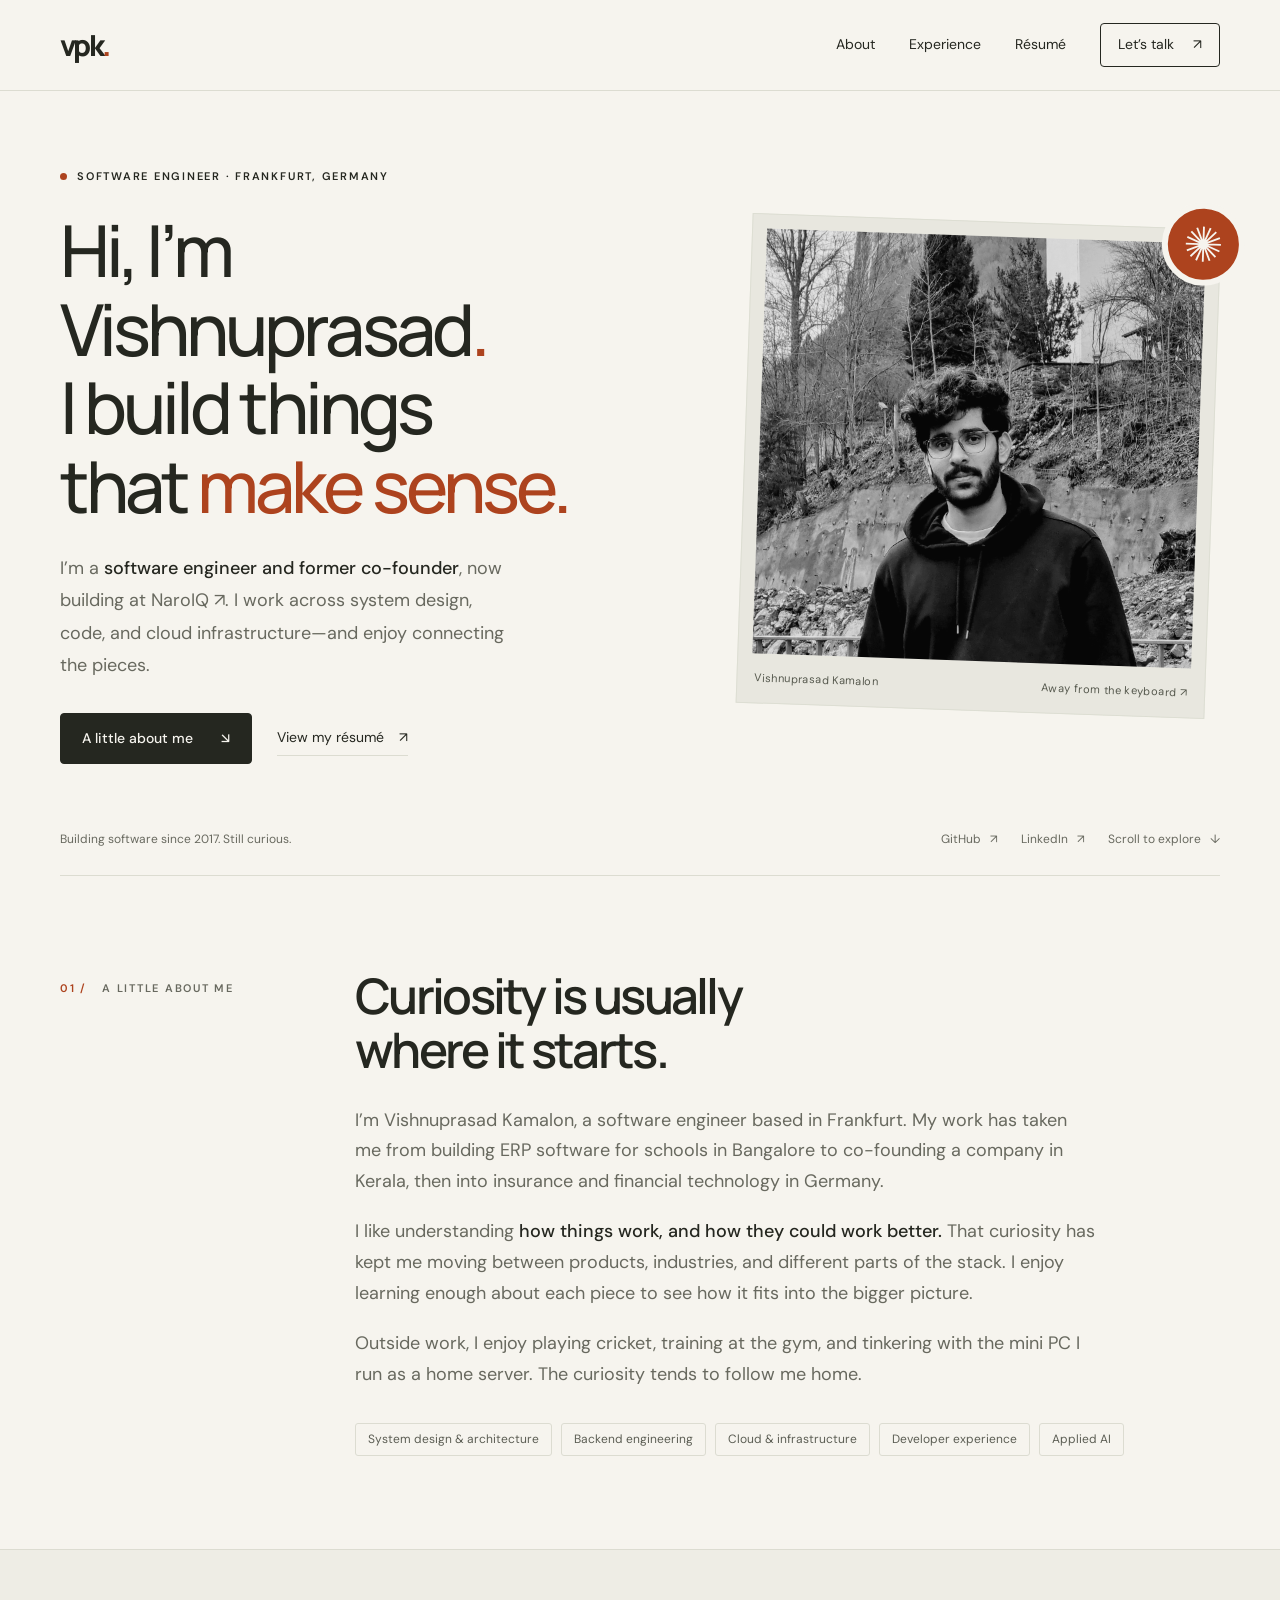
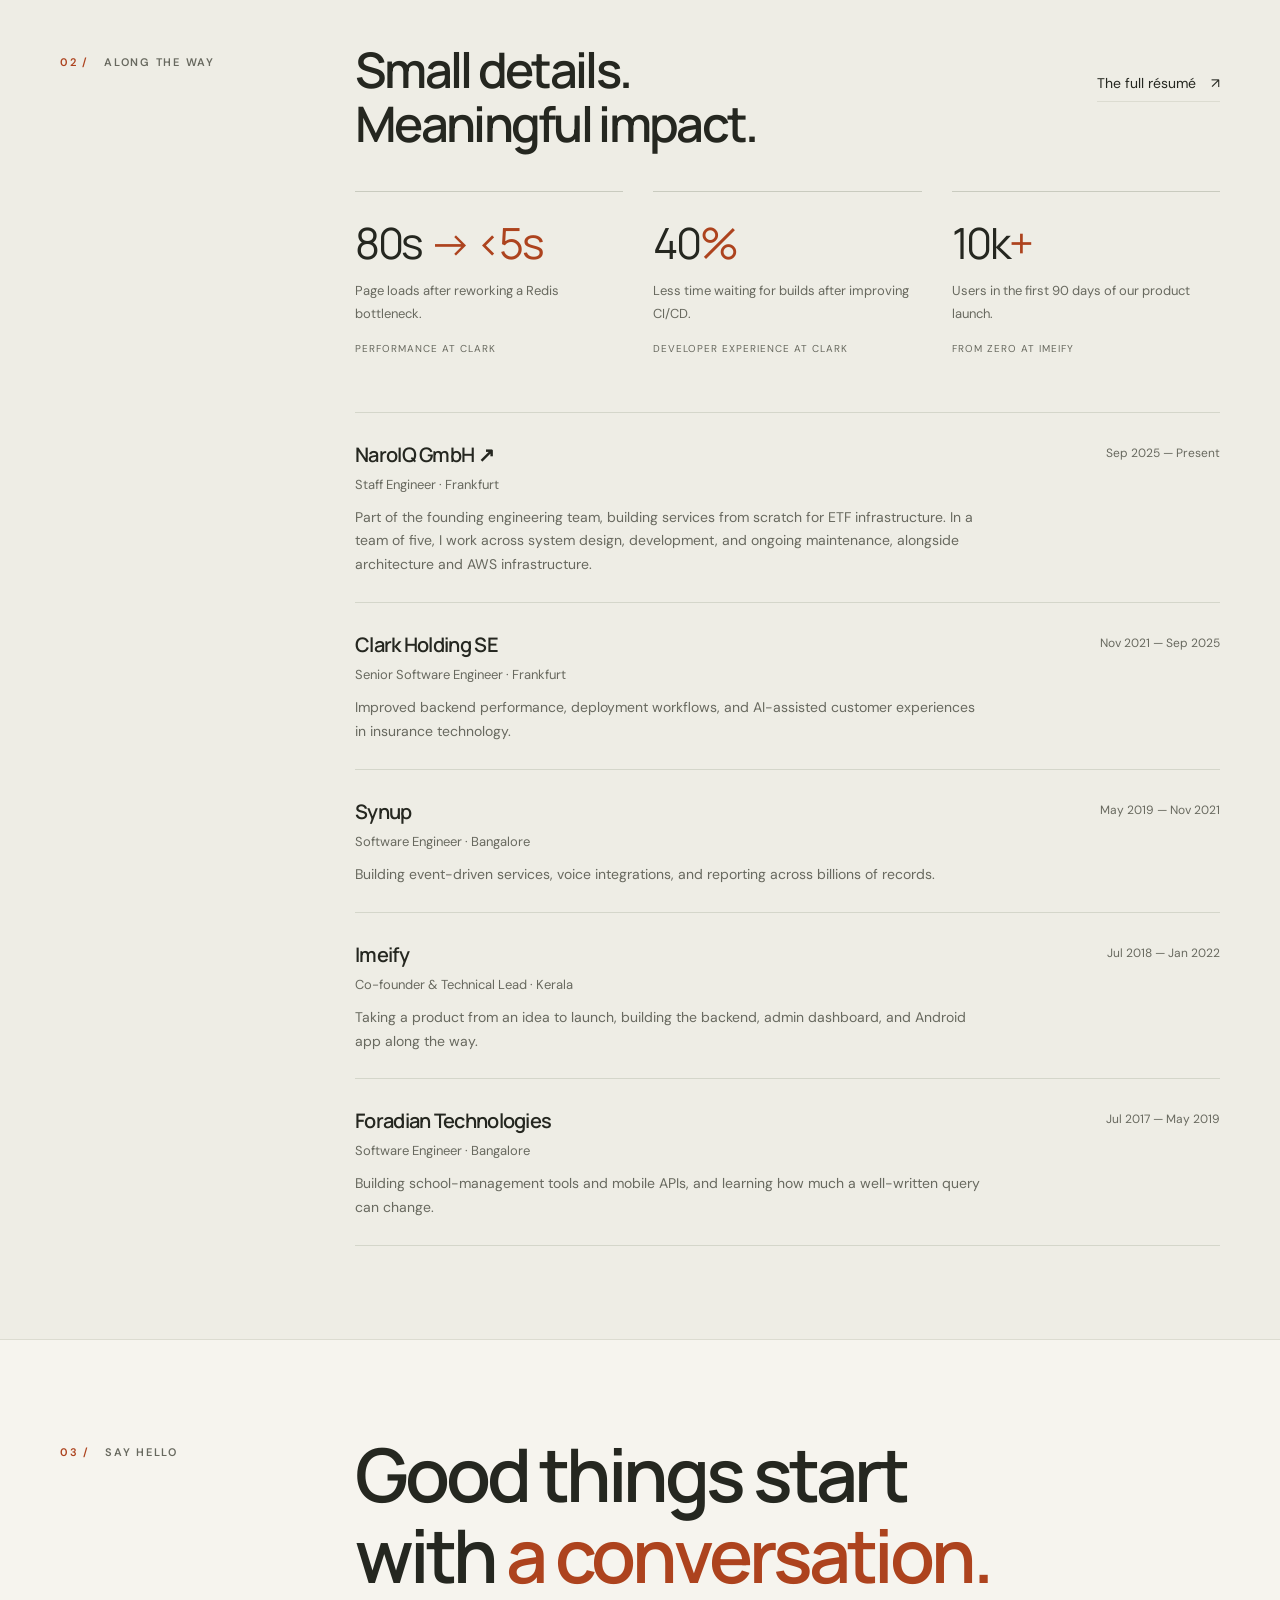
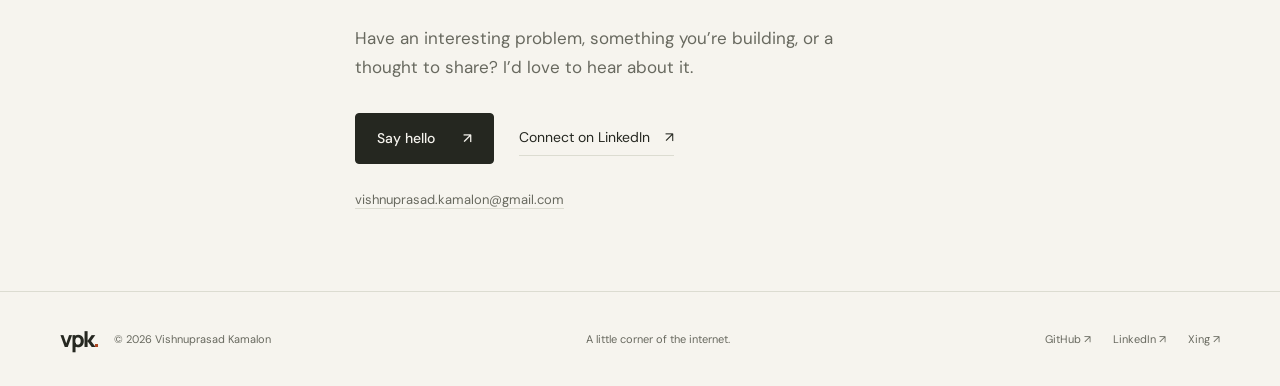
<file: index.html>
<!DOCTYPE html>
<html lang="en">
<head>
  <meta charset="UTF-8">
  <meta name="viewport" content="width=device-width, initial-scale=1">
  <meta name="theme-color" content="#f6f4ee">
  <title>Vishnuprasad Kamalon — Software engineer & curious builder</title>
  <meta name="description" content="I’m Vishnuprasad, a software engineer in Frankfurt. At NaroIQ, I design and build systems, shape architecture, and look after AWS infrastructure.">
  <meta name="author" content="Vishnuprasad Kamalon">

  <meta property="og:title" content="Vishnuprasad Kamalon — Software engineer & curious builder">
  <meta property="og:description" content="I’m Vishnuprasad, a software engineer in Frankfurt. At NaroIQ, I design and build systems, shape architecture, and look after AWS infrastructure.">
  <meta property="og:type" content="website">
  <link rel="icon" href="/assets/favicon.svg?v=2" type="image/svg+xml" sizes="any">
  <link rel="preconnect" href="https://fonts.googleapis.com">
  <link rel="preconnect" href="https://fonts.gstatic.com" crossorigin>
  <link rel="stylesheet" href="/assets/site.css">
  <script src="/assets/site.js" defer></script>
  <script async src="https://www.googletagmanager.com/gtag/js?id=G-KRKPH75MYT"></script>
  <script>
    window.dataLayer = window.dataLayer || [];
    function gtag(){dataLayer.push(arguments);}
    gtag('js', new Date());
    gtag('config', 'G-KRKPH75MYT');
  </script>
</head>
<body>
  <a class="skip-link" href="#main">Skip to content</a>
  <header class="site-header">
    <nav class="navigation container" aria-label="Main navigation">
      <a class="wordmark" href="/" aria-label="vpk. — Vishnuprasad Kamalon — home">vpk<span>.</span></a>
      <button class="menu-toggle" type="button" aria-expanded="false" aria-controls="navigation-links">Menu +</button>
      <div class="nav-links" id="navigation-links">
        <a href="/#about">About</a>
        <a href="/#experience">Experience</a>
        <a href="/resume.html">Résumé</a>
        <a href="/#contact" class="nav-contact">Let’s talk <span aria-hidden="true">↗</span></a>
      </div>
    </nav>
  </header>
  <main id="main">
    <section class="hero container" aria-labelledby="intro-title">
      <div class="hero-grid">
        <div>
          <p class="eyebrow"><span class="status-dot" aria-hidden="true"></span> Software engineer · Frankfurt, Germany</p>
          <h1 id="intro-title">Hi, I’m<br>Vishnuprasad<span class="accent">.</span><br>I build things<br>that <span class="accent">make sense.</span></h1>
          <p class="hero-description">I’m a <strong>software engineer and former co-founder</strong>, now building at <a href="https://www.naroiq.com/" target="_blank" rel="noopener noreferrer">NaroIQ ↗</a>. I work across system design, code, and cloud infrastructure—and enjoy connecting the pieces.</p>
          <div class="actions"><a class="button" href="#about">A little about me <span aria-hidden="true">↘</span></a><a class="text-link" href="/resume.html">View my résumé <span aria-hidden="true">↗</span></a></div>
        </div>
        <figure class="portrait">
          <img src="/assets/profile-photo.jpg" alt="Vishnuprasad Kamalon outdoors, wearing glasses and a dark hoodie" width="1334" height="1335" fetchpriority="high">
          <span class="portrait-stamp" aria-hidden="true"><svg viewBox="0 0 40 40" fill="none" stroke="currentColor" stroke-width="2"><path d="M20 1v38M1 20h38M6.5 6.5l27 27m0-27-27 27M12.7 2.4l14.6 35.2M2.4 12.7l35.2 14.6M2.4 27.3l35.2-14.6M12.7 37.6 27.3 2.4"/></svg></span>
          <figcaption><span>Vishnuprasad Kamalon</span><span>Away from the keyboard ↗</span></figcaption>
        </figure>
      </div>
      <div class="hero-foot"><span>Building software since 2017. Still curious.</span><div class="social-links"><a href="https://github.com/vpk11" target="_blank" rel="noopener noreferrer">GitHub <span aria-hidden="true">↗</span></a><a href="https://linkedin.com/in/vpk11" target="_blank" rel="noopener noreferrer">LinkedIn <span aria-hidden="true">↗</span></a><a href="#about">Scroll to explore <span aria-hidden="true">↓</span></a></div></div>
    </section>

    <section class="section container section-layout" id="about" aria-labelledby="about-title">
      <p class="eyebrow section-label"><span class="number">01 /</span> A little about me</p>
      <div>
        <h2 id="about-title">Curiosity is usually<br>where it starts.</h2>
        <div class="about-copy">
          <p>I’m Vishnuprasad Kamalon, a software engineer based in Frankfurt. My work has taken me from building ERP software for schools in Bangalore to co-founding a company in Kerala, then into insurance and financial technology in Germany.</p>
          <p>I like understanding <strong>how things work, and how they could work better.</strong> That curiosity has kept me moving between products, industries, and different parts of the stack. I enjoy learning enough about each piece to see how it fits into the bigger picture.</p>
          <p>Outside work, I enjoy playing cricket, training at the gym, and tinkering with the mini PC I run as a home server. The curiosity tends to follow me home.</p>
        </div>
        <div class="focus-list" aria-label="Areas I work in"><span class="tag">System design & architecture</span><span class="tag">Backend engineering</span><span class="tag">Cloud & infrastructure</span><span class="tag">Developer experience</span><span class="tag">Applied AI</span></div>
      </div>
    </section>

    <section class="section work-section" id="experience" aria-labelledby="experience-title">
      <div class="container section-layout">
        <p class="eyebrow section-label"><span class="number">02 /</span> Along the way</p>
        <div>
          <div class="section-heading"><h2 id="experience-title">Small details.<br>Meaningful impact.</h2><a class="text-link" href="/resume.html">The full résumé <span aria-hidden="true">↗</span></a></div>
          <div class="metrics">
            <div class="metric"><div class="metric-value">80s <span>→ &lt;5s</span></div><p>Page loads after reworking a Redis bottleneck.</p><small>Performance at Clark</small></div>
            <div class="metric"><div class="metric-value">40<span>%</span></div><p>Less time waiting for builds after improving CI/CD.</p><small>Developer experience at Clark</small></div>
            <div class="metric"><div class="metric-value">10k<span>+</span></div><p>Users in the first 90 days of our product launch.</p><small>From zero at Imeify</small></div>
          </div>
          <div class="career-list">
            <article class="career-row"><div><h3><a href="https://www.naroiq.com/" target="_blank" rel="noopener noreferrer">NaroIQ GmbH ↗</a></h3><p class="role">Staff Engineer · Frankfurt</p></div><span class="date">Sep 2025 — Present</span><p class="career-note">Part of the founding engineering team, building services from scratch for ETF infrastructure. In a team of five, I work across system design, development, and ongoing maintenance, alongside architecture and AWS infrastructure.</p></article>
            <article class="career-row"><div><h3>Clark Holding SE</h3><p class="role">Senior Software Engineer · Frankfurt</p></div><span class="date">Nov 2021 — Sep 2025</span><p class="career-note">Improved backend performance, deployment workflows, and AI-assisted customer experiences in insurance technology.</p></article>
            <article class="career-row"><div><h3>Synup</h3><p class="role">Software Engineer · Bangalore</p></div><span class="date">May 2019 — Nov 2021</span><p class="career-note">Building event-driven services, voice integrations, and reporting across billions of records.</p></article>
            <article class="career-row"><div><h3>Imeify</h3><p class="role">Co-founder & Technical Lead · Kerala</p></div><span class="date">Jul 2018 — Jan 2022</span><p class="career-note">Taking a product from an idea to launch, building the backend, admin dashboard, and Android app along the way.</p></article>
            <article class="career-row"><div><h3>Foradian Technologies</h3><p class="role">Software Engineer · Bangalore</p></div><span class="date">Jul 2017 — May 2019</span><p class="career-note">Building school-management tools and mobile APIs, and learning how much a well-written query can change.</p></article>
          </div>
        </div>
      </div>
    </section>

    <section class="section contact-section container section-layout" id="contact" aria-labelledby="contact-title">
      <p class="eyebrow section-label"><span class="number">03 /</span> Say hello</p>
      <div><h2 id="contact-title">Good things start<br>with <span>a conversation.</span></h2><p class="contact-copy">Have an interesting problem, something you’re building, or a thought to share? I’d love to hear about it.</p><div class="actions"><a class="button" href="mailto:vishnuprasad.kamalon@gmail.com">Say hello <span aria-hidden="true">↗</span></a><a class="text-link" href="https://linkedin.com/in/vpk11" target="_blank" rel="noopener noreferrer">Connect on LinkedIn <span aria-hidden="true">↗</span></a></div><p class="contact-email"><a href="mailto:vishnuprasad.kamalon@gmail.com">vishnuprasad.kamalon@gmail.com</a></p></div>
    </section>
  </main>
  <footer class="site-footer">
    <div class="footer-inner container">
      <div class="footer-signature"><a class="wordmark" href="/" aria-label="vpk. — back to home">vpk<span>.</span></a><span>© <span data-year>2026</span> Vishnuprasad Kamalon</span></div>
      <span>A little corner of the internet.</span>
      <div class="footer-links"><a href="https://github.com/vpk11" target="_blank" rel="noopener noreferrer">GitHub ↗</a><a href="https://linkedin.com/in/vpk11" target="_blank" rel="noopener noreferrer">LinkedIn ↗</a><a href="https://www.xing.com/profile/Vishnuprasad_Kamalon" target="_blank" rel="noopener noreferrer">Xing ↗</a></div>
    </div>
  </footer>
</body>
</html>
</file>
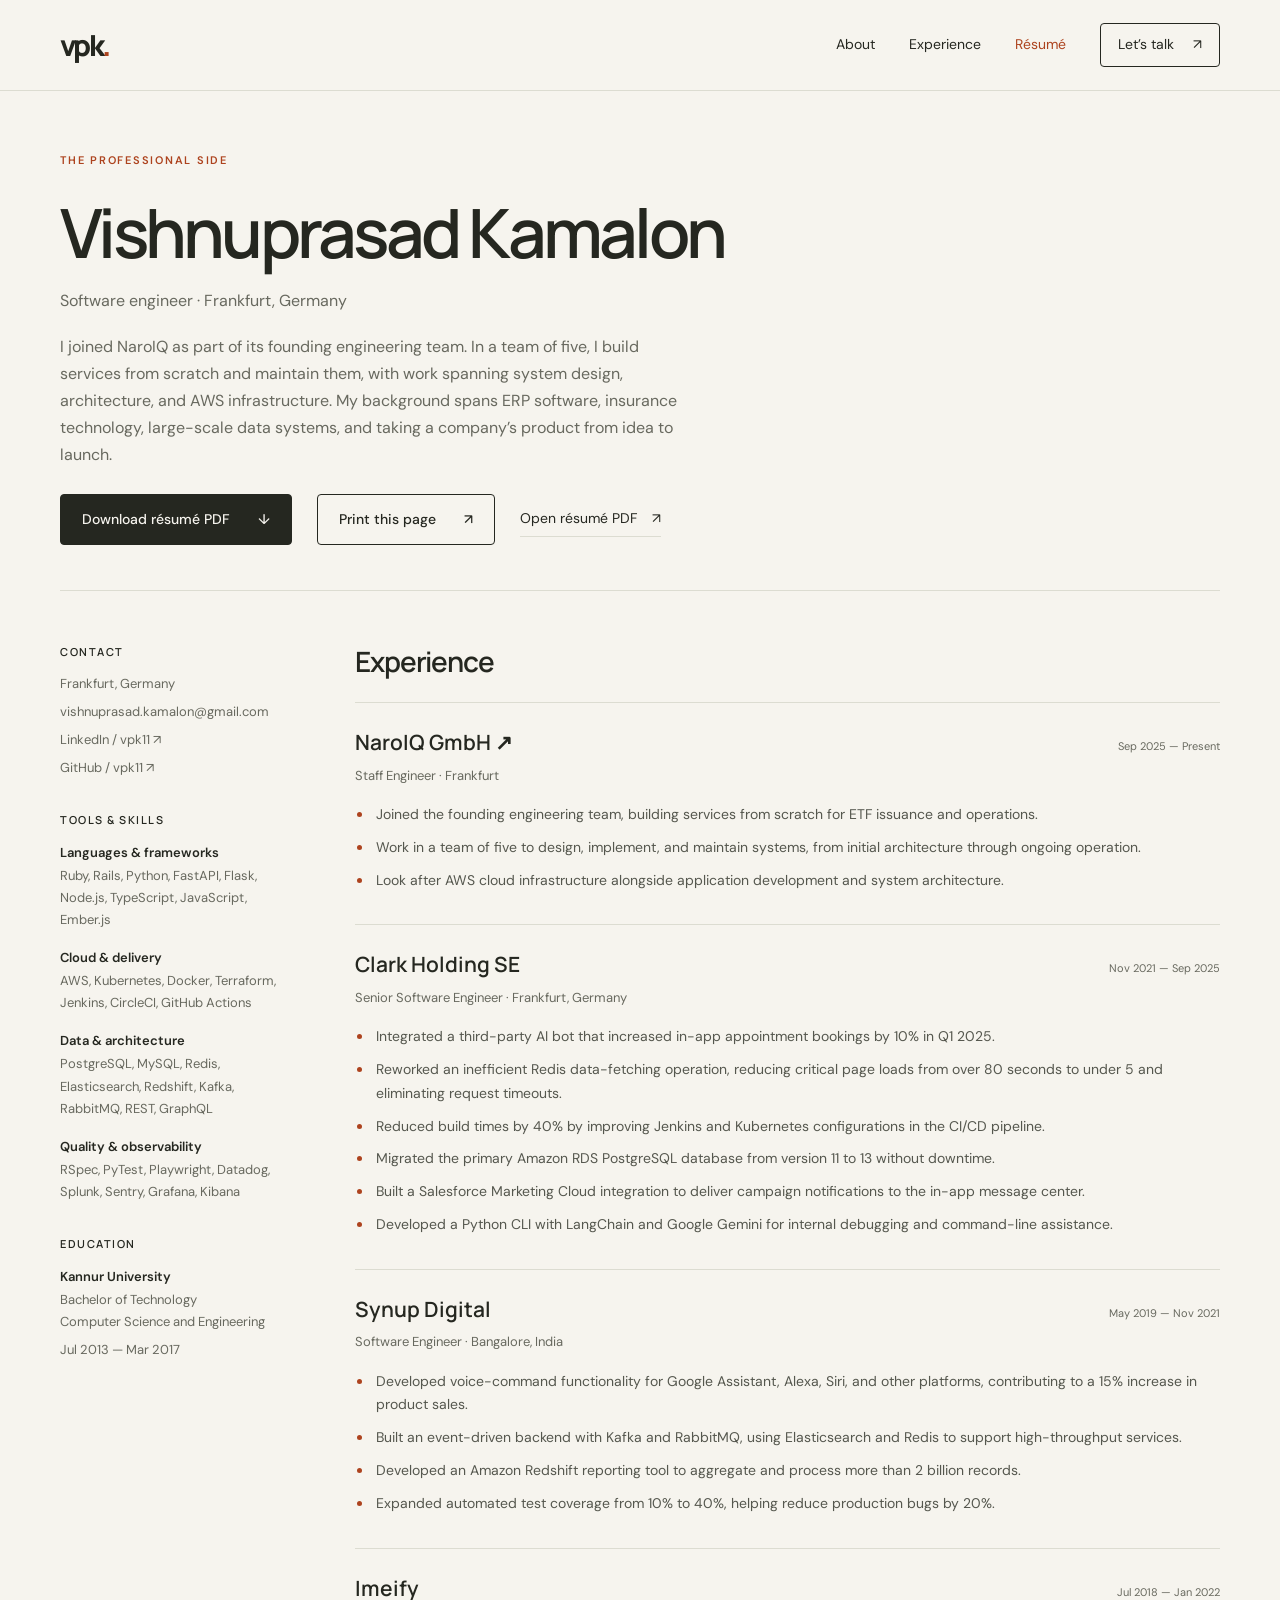
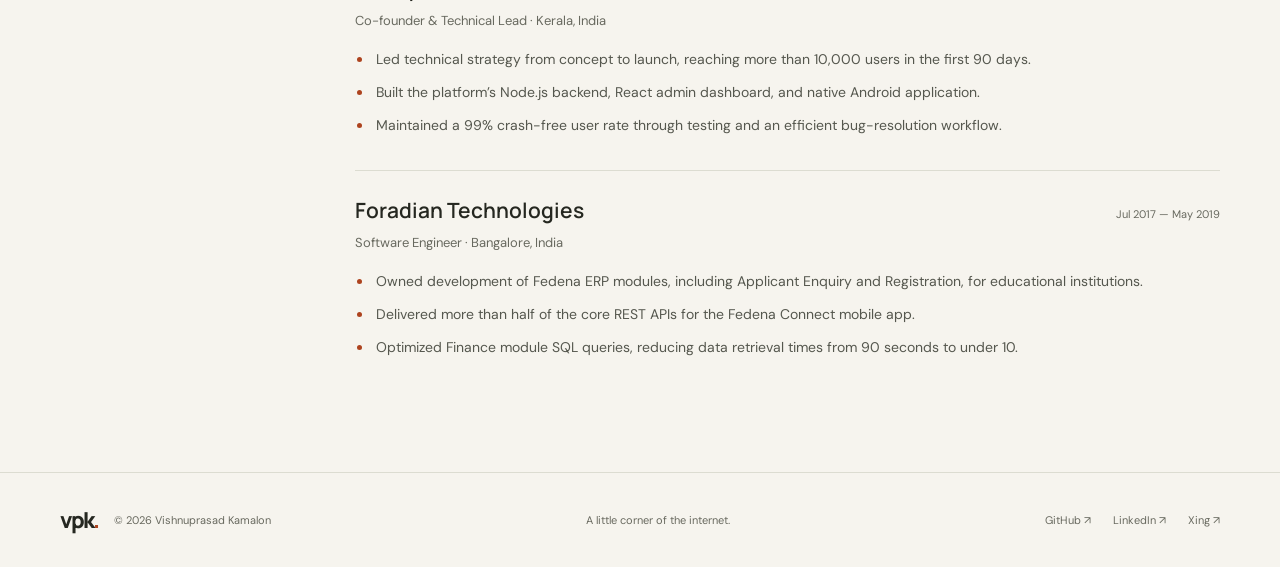
<file: resume.html>
<!DOCTYPE html>
<html lang="en">
<head>
  <meta charset="UTF-8">
  <meta name="viewport" content="width=device-width, initial-scale=1">
  <meta name="theme-color" content="#f6f4ee">
  <title>Résumé — Vishnuprasad Kamalon</title>
  <meta name="description" content="Software engineering experience, skills, and education for Vishnuprasad Kamalon. Read online, print, or download the résumé PDF.">
  <meta name="author" content="Vishnuprasad Kamalon">

  <meta property="og:title" content="Résumé — Vishnuprasad Kamalon">
  <meta property="og:description" content="Software engineering experience, skills, and education for Vishnuprasad Kamalon. Read online, print, or download the résumé PDF.">
  <meta property="og:type" content="website">
  <link rel="icon" href="/assets/favicon.svg?v=2" type="image/svg+xml" sizes="any">
  <link rel="preconnect" href="https://fonts.googleapis.com">
  <link rel="preconnect" href="https://fonts.gstatic.com" crossorigin>
  <link rel="stylesheet" href="/assets/site.css">
  <script src="/assets/site.js" defer></script>
</head>
<body>
  <a class="skip-link" href="#main">Skip to content</a>
  <header class="site-header">
    <nav class="navigation container" aria-label="Main navigation">
      <a class="wordmark" href="/" aria-label="vpk. — Vishnuprasad Kamalon — home">vpk<span>.</span></a>
      <button class="menu-toggle" type="button" aria-expanded="false" aria-controls="navigation-links">Menu +</button>
      <div class="nav-links" id="navigation-links">
        <a href="/#about">About</a>
        <a href="/#experience">Experience</a>
        <a href="/resume.html" aria-current="page">Résumé</a>
        <a href="/#contact" class="nav-contact">Let’s talk <span aria-hidden="true">↗</span></a>
      </div>
    </nav>
  </header>
  <main id="main" class="container">
    <section class="page-intro" aria-labelledby="resume-title">
      <div class="eyebrow">The professional side</div>
      <h1 id="resume-title">Vishnuprasad Kamalon</h1>
      <p>Software engineer · Frankfurt, Germany</p>
      <p>I joined NaroIQ as part of its founding engineering team. In a team of five, I build services from scratch and maintain them, with work spanning system design, architecture, and AWS infrastructure. My background spans ERP software, insurance technology, large-scale data systems, and taking a company’s product from idea to launch.</p>
      <div class="actions resume-actions"><a class="button" href="/assets/vpk-resume.pdf" download="Vishnuprasad-Kamalon-Resume.pdf">Download résumé PDF <span aria-hidden="true">↓</span></a><button type="button" class="button button-outline print-button" data-print>Print this page <span aria-hidden="true">↗</span></button><a class="text-link" href="/assets/vpk-resume.pdf">Open résumé PDF <span aria-hidden="true">↗</span></a></div>
    </section>
    <div class="resume-body">
      <aside class="resume-sidebar" aria-label="Contact, skills, and education">
        <section><h2>Contact</h2><p>Frankfurt, Germany</p><p><a href="mailto:vishnuprasad.kamalon@gmail.com">vishnuprasad.kamalon@gmail.com</a></p><p><a href="https://linkedin.com/in/vpk11" target="_blank" rel="noopener noreferrer">LinkedIn / vpk11 ↗</a></p><p><a href="https://github.com/vpk11" target="_blank" rel="noopener noreferrer">GitHub / vpk11 ↗</a></p></section>
        <section><h2>Tools & skills</h2><h3>Languages & frameworks</h3><p>Ruby, Rails, Python, FastAPI, Flask, Node.js, TypeScript, JavaScript, Ember.js</p><h3>Cloud & delivery</h3><p>AWS, Kubernetes, Docker, Terraform, Jenkins, CircleCI, GitHub Actions</p><h3>Data & architecture</h3><p>PostgreSQL, MySQL, Redis, Elasticsearch, Redshift, Kafka, RabbitMQ, REST, GraphQL</p><h3>Quality & observability</h3><p>RSpec, PyTest, Playwright, Datadog, Splunk, Sentry, Grafana, Kibana</p></section>
        <section><h2>Education</h2><h3>Kannur University</h3><p>Bachelor of Technology<br>Computer Science and Engineering</p><p>Jul 2013 — Mar 2017</p></section>
      </aside>
      <section class="resume-main" aria-labelledby="resume-experience"><h2 id="resume-experience">Experience</h2>
        <article class="resume-job"><div class="job-heading"><h3><a href="https://www.naroiq.com/" target="_blank" rel="noopener noreferrer">NaroIQ GmbH ↗</a></h3><span>Sep 2025 — Present</span></div><p class="role">Staff Engineer · Frankfurt</p><ul>
          <li>Joined the founding engineering team, building services from scratch for ETF issuance and operations.</li>
          <li>Work in a team of five to design, implement, and maintain systems, from initial architecture through ongoing operation.</li>
          <li>Look after AWS cloud infrastructure alongside application development and system architecture.</li>
        </ul></article>
        <article class="resume-job"><div class="job-heading"><h3>Clark Holding SE</h3><span>Nov 2021 — Sep 2025</span></div><p class="role">Senior Software Engineer · Frankfurt, Germany</p><ul>
          <li>Integrated a third-party AI bot that increased in-app appointment bookings by 10% in Q1 2025.</li>
          <li>Reworked an inefficient Redis data-fetching operation, reducing critical page loads from over 80 seconds to under 5 and eliminating request timeouts.</li>
          <li>Reduced build times by 40% by improving Jenkins and Kubernetes configurations in the CI/CD pipeline.</li>
          <li>Migrated the primary Amazon RDS PostgreSQL database from version 11 to 13 without downtime.</li>
          <li>Built a Salesforce Marketing Cloud integration to deliver campaign notifications to the in-app message center.</li>
          <li>Developed a Python CLI with LangChain and Google Gemini for internal debugging and command-line assistance.</li>
        </ul></article>
        <article class="resume-job"><div class="job-heading"><h3>Synup Digital</h3><span>May 2019 — Nov 2021</span></div><p class="role">Software Engineer · Bangalore, India</p><ul>
          <li>Developed voice-command functionality for Google Assistant, Alexa, Siri, and other platforms, contributing to a 15% increase in product sales.</li>
          <li>Built an event-driven backend with Kafka and RabbitMQ, using Elasticsearch and Redis to support high-throughput services.</li>
          <li>Developed an Amazon Redshift reporting tool to aggregate and process more than 2 billion records.</li>
          <li>Expanded automated test coverage from 10% to 40%, helping reduce production bugs by 20%.</li>
        </ul></article>
        <article class="resume-job"><div class="job-heading"><h3>Imeify</h3><span>Jul 2018 — Jan 2022</span></div><p class="role">Co-founder & Technical Lead · Kerala, India</p><ul>
          <li>Led technical strategy from concept to launch, reaching more than 10,000 users in the first 90 days.</li>
          <li>Built the platform’s Node.js backend, React admin dashboard, and native Android application.</li>
          <li>Maintained a 99% crash-free user rate through testing and an efficient bug-resolution workflow.</li>
        </ul></article>
        <article class="resume-job"><div class="job-heading"><h3>Foradian Technologies</h3><span>Jul 2017 — May 2019</span></div><p class="role">Software Engineer · Bangalore, India</p><ul>
          <li>Owned development of Fedena ERP modules, including Applicant Enquiry and Registration, for educational institutions.</li>
          <li>Delivered more than half of the core REST APIs for the Fedena Connect mobile app.</li>
          <li>Optimized Finance module SQL queries, reducing data retrieval times from 90 seconds to under 10.</li>
        </ul></article>
      </section>
    </div>
  </main>
  <footer class="site-footer">
    <div class="footer-inner container">
      <div class="footer-signature"><a class="wordmark" href="/" aria-label="vpk. — back to home">vpk<span>.</span></a><span>© <span data-year>2026</span> Vishnuprasad Kamalon</span></div>
      <span>A little corner of the internet.</span>
      <div class="footer-links"><a href="https://github.com/vpk11" target="_blank" rel="noopener noreferrer">GitHub ↗</a><a href="https://linkedin.com/in/vpk11" target="_blank" rel="noopener noreferrer">LinkedIn ↗</a><a href="https://www.xing.com/profile/Vishnuprasad_Kamalon" target="_blank" rel="noopener noreferrer">Xing ↗</a></div>
    </div>
  </footer>
</body>
</html>
</file>
<file: assets/site.css>
@import url('https://fonts.googleapis.com/css2?family=DM+Sans:wght@400;450;500;550;600;650;700&family=Manrope:wght@400;500;600;650;700;750;800&display=swap');

:root {
  --paper: #f6f4ee;
  --ink: #252720;
  --muted: #68695f;
  --line: #dcdcd1;
  --accent: #ad431e;
  --soft: #eeede5;
  --font: 'DM Sans', sans-serif;
  --display: 'Manrope', sans-serif;
}
* { box-sizing: border-box; }
html { scroll-behavior: smooth; scroll-padding-top: 110px; }
body { margin: 0; background: var(--paper); color: var(--ink); font-family: var(--font); font-size: 16px; line-height: 1.7; -webkit-font-smoothing: antialiased; }
::selection { background: #edcbb4; color: var(--ink); }
a { color: inherit; text-decoration: none; }
a, button { -webkit-tap-highlight-color: transparent; }
a:hover { color: var(--accent); }
a:focus-visible, button:focus-visible, summary:focus-visible { outline: 2px solid var(--accent); outline-offset: 6px; border-radius: 2px; }
button { font: inherit; cursor: pointer; }
img { display: block; max-width: 100%; }
h1, h2, h3, p, figure { margin: 0; }
h1, h2, h3 { font-family: var(--display); font-weight: 600; }
h1, h2 { letter-spacing: -.055em; line-height: 1.1; }
p + p { margin-top: 20px; }
.container { width: min(1160px, calc(100% - 96px)); margin-inline: auto; }
.skip-link { position: fixed; top: -100px; left: 20px; z-index: 100; padding: 10px 20px; background: var(--ink); color: white; }
.skip-link:focus { top: 12px; }
.site-header { background: rgba(246,244,238,.96); position: sticky; top: 0; z-index: 20; border-bottom: 1px solid var(--line); }
.navigation { min-height: 90px; display: flex; align-items: center; justify-content: space-between; gap: 24px; }
.wordmark { display: inline-flex; align-items: baseline; font-family: var(--display); font-size: 29px; font-weight: 800; letter-spacing: -.09em; line-height: 1; }
.wordmark span { color: var(--accent); }
.nav-links { display: flex; align-items: center; gap: 34px; font-size: 14px; }
.nav-links a { padding-block: 10px; }
.nav-links a[aria-current='page'] { color: var(--accent); }
.nav-links .nav-contact { border: 1px solid var(--ink); border-radius: 4px; padding: 9px 17px; }
.nav-contact span { margin-left: 15px; }
.menu-toggle { display: none; background: transparent; border: 1px solid var(--line); border-radius: 4px; padding: 8px 13px; }
.eyebrow { display: flex; align-items: center; gap: 10px; font-size: 11px; font-weight: 600; letter-spacing: .16em; text-transform: uppercase; }
.status-dot { display: inline-block; width: 7px; height: 7px; border-radius: 50%; background: var(--accent); flex-shrink: 0; }
.hero { padding-top: 76px; }
.hero-grid { display: grid; grid-template-columns: 1.3fr 1fr; gap: 65px; align-items: center; }
.hero h1 { margin: 25px 0 26px; font-size: clamp(54px, 5.6vw, 80px); font-weight: 500; }
.hero h1 .accent { color: var(--accent); }
.hero-description { max-width: 460px; color: var(--muted); font-size: 18px; line-height: 1.8; }
.hero-description strong { color: var(--ink); font-weight: 500; }
.actions { display: flex; align-items: center; flex-wrap: wrap; gap: 25px; margin-top: 31px; }
.button { display: inline-flex; align-items: center; justify-content: space-between; gap: 28px; padding: 13px 21px; border: 1px solid var(--ink); border-radius: 4px; background: var(--ink); color: var(--paper); font-size: 14px; font-weight: 500; transition: background .2s, color .2s; }
.button:hover { color: white; background: var(--accent); border-color: var(--accent); }
.button-outline { background: transparent; color: var(--ink); }
.text-link { display: inline-flex; gap: 15px; align-items: center; font-size: 14px; border-bottom: 1px solid var(--line); padding-block: 5px; }
.portrait { position: relative; padding: 14px 14px 0; background: #e8e7df; border: 1px solid #ddded3; transform: rotate(2deg); margin: 0 7px 0 0; }
.portrait img { width: 100%; height: 425px; object-fit: cover; object-position: 50% 57%; filter: contrast(.95); }
.portrait figcaption { padding: 15px 3px; display: flex; align-items: center; justify-content: space-between; color: #55584d; font-size: 11px; letter-spacing: .035em; }
.portrait-stamp { position: absolute; top: -27px; right: -25px; width: 83px; height: 83px; display: grid; place-items: center; border-radius: 50%; background: var(--accent); color: var(--paper); border: 6px solid var(--paper); }
.portrait-stamp svg { width: 37px; height: 37px; }
.hero-foot { display: flex; align-items: center; justify-content: space-between; gap: 20px; padding: 43px 0 25px; margin-top: 22px; border-bottom: 1px solid var(--line); color: var(--muted); font-size: 12px; }
.hero-foot .social-links { display: flex; gap: 23px; }
.hero-foot a span { margin-left: 6px; }
.section { padding-block: 93px; }
.section-layout { display: grid; grid-template-columns: 230px 1fr; gap: 65px; }
.section-label { align-self: start; padding-top: 10px; color: var(--muted); }
.section-label .number { color: var(--accent); margin-right: 5px; }
.section h2 { font-size: clamp(34px, 4vw, 49px); max-width: 650px; margin-bottom: 28px; }
.about-copy { font-size: 18px; color: var(--muted); max-width: 740px; }
.about-copy strong { color: var(--ink); font-weight: 500; }
.focus-list { margin-top: 34px; display: flex; gap: 9px; flex-wrap: wrap; }
.tag { padding: 5px 12px; border: 1px solid var(--line); border-radius: 3px; color: #5c5e54; font-size: 12px; }
.work-section { background: var(--soft); border-block: 1px solid var(--line); }
.section-heading { display: flex; align-items: baseline; justify-content: space-between; gap: 24px; }
.section-heading .text-link { flex-shrink: 0; }
.metrics { display: grid; grid-template-columns: repeat(3, 1fr); gap: 30px; margin: 12px 0 55px; }
.metric { border-top: 1px solid #c9cbbf; padding-top: 23px; }
.metric-value { font-family: var(--display); font-size: clamp(30px, 3.5vw, 43px); letter-spacing: -.055em; line-height: 1.3; }
.metric-value span { color: var(--accent); }
.metric p { color: var(--muted); font-size: 13px; margin-top: 10px; }
.metric small { display: block; font-size: 10px; text-transform: uppercase; letter-spacing: .1em; margin-top: 15px; color: var(--muted); }
.career-row { display: grid; grid-template-columns: 1fr auto; gap: 10px 25px; padding: 25px 0; border-top: 1px solid #d4d6ca; }
.career-row h3 { font-size: 20px; letter-spacing: -.035em; }
.career-row .role { color: var(--muted); font-size: 13px; margin-top: 2px; }
.career-row .date { color: var(--muted); font-size: 12px; text-align: right; padding-top: 5px; }
.career-row .career-note { grid-column: 1 / -1; color: var(--muted); font-size: 14px; margin: 0; max-width: 630px; }
.career-row:last-child { border-bottom: 1px solid #d4d6ca; }
.contact-section { padding-bottom: 80px; }
.contact-section h2 { font-size: clamp(44px, 6vw, 74px); max-width: 720px; }
.contact-section h2 span { color: var(--accent); }
.contact-copy { color: var(--muted); max-width: 520px; font-size: 17px; }
.contact-email { margin-top: 25px; font-size: 13px; color: var(--muted); overflow-wrap: anywhere; }
.contact-email a { border-bottom: 1px solid var(--line); }
.site-footer { border-top: 1px solid var(--line); }
.footer-inner { min-height: 94px; display: flex; align-items: center; justify-content: space-between; flex-wrap: wrap; gap: 20px; font-size: 11px; color: var(--muted); }
.footer-signature { display: flex; align-items: center; gap: 16px; }
.footer-signature .wordmark { font-size: 22px; color: var(--ink); }
.footer-links { display: flex; gap: 22px; }
.page-intro { padding-block: 60px 45px; border-bottom: 1px solid var(--line); }
.page-intro .eyebrow { color: var(--accent); margin-bottom: 25px; }
.page-intro h1 { font-size: clamp(42px, 5.5vw, 68px); }
.page-intro p { color: var(--muted); margin-top: 18px; max-width: 630px; }
.resume-actions { margin-top: 25px; }
.print-button { display: none; }
.js .print-button { display: inline-flex; }
.resume-body { padding-block: 55px 80px; display: grid; grid-template-columns: 230px 1fr; gap: 65px; }
.resume-sidebar section + section { margin-top: 35px; }
.resume-sidebar h2 { font-size: 11px; letter-spacing: .14em; text-transform: uppercase; margin-bottom: 14px; }
.resume-sidebar h3 { font: 600 13px var(--font); margin: 18px 0 4px; }
.resume-sidebar p, .resume-sidebar a { font-size: 13px; color: var(--muted); overflow-wrap: anywhere; }
.resume-sidebar p + p { margin-top: 6px; }
.resume-main > h2 { font-size: 28px; letter-spacing: -.04em; margin-bottom: 25px; }
.resume-job { border-top: 1px solid var(--line); padding-top: 22px; margin-bottom: 32px; }
.job-heading { display: flex; justify-content: space-between; gap: 15px; align-items: baseline; }
.job-heading h3 { font-size: 21px; }
.job-heading span { font-size: 11px; color: var(--muted); white-space: nowrap; }
.resume-job .role { font-size: 13px; margin-top: 4px; color: var(--muted); }
.resume-job ul { margin: 16px 0 0; padding-left: 18px; font-size: 14px; color: #55574e; }
.resume-job li { margin-bottom: 9px; padding-left: 3px; }
.resume-job li::marker { color: var(--accent); }
.error-page { min-height: 100vh; display: flex; flex-direction: column; }
.error-main { flex: 1; padding-block: 70px 90px; display: grid; grid-template-columns: 1fr 1fr; align-items: center; gap: 70px; }
.error-art { font-family: var(--display); font-weight: 500; font-size: clamp(120px, 23vw, 270px); letter-spacing: -.1em; line-height: 1.1; color: var(--accent); border-block: 1px solid var(--line); padding-block: 30px 45px; }
.error-main h1 { font-size: clamp(38px, 4.5vw, 58px); margin-block: 22px; }
.error-main p { color: var(--muted); max-width: 420px; }
@media (min-width: 1600px) { .hero { padding-top: 95px; } }
@media (max-width: 1000px) {
  .container { width: calc(100% - 64px); }
  .hero-grid { gap: 40px; }
  .hero h1 { font-size: clamp(45px, 6.3vw, 63px); }
  .portrait img { height: 380px; }
  .section-layout, .resume-body { grid-template-columns: 160px 1fr; gap: 35px; }
  .section-heading { align-items: flex-start; flex-direction: column; gap: 0; margin-bottom: 28px; }
  .section-heading h2 { margin-bottom: 16px; }
  .metrics { gap: 18px; }
}
@media (max-width: 700px) {
  html { scroll-padding-top: 95px; }
  .container { width: calc(100% - 40px); }
  .navigation { display: grid; grid-template-columns: 1fr auto; grid-template-rows: 74px auto; min-height: 74px; gap: 0; }
  .navigation > .wordmark { justify-self: start; }
  .wordmark { font-size: 27px; }
  .nav-links { grid-column: 1 / -1; width: 100%; flex-direction: column; align-items: stretch; gap: 0; padding: 8px 0 16px; border-top: 1px solid var(--line); font-size: 16px; max-height: calc(100vh - 74px); max-height: calc(100dvh - 74px); overflow-y: auto; }
  .nav-links a { padding: 12px 0; }
  .nav-links a + a { border-top: 1px solid var(--line); }
  .nav-links .nav-contact { display: flex; justify-content: space-between; margin-top: 8px; padding: 12px 16px; border-color: var(--ink); }
  .js .menu-toggle { display: block; justify-self: end; min-width: 88px; min-height: 44px; color: var(--ink); }
  .js .nav-links { display: none; }
  .js .nav-links.is-open { display: flex; }
  .hero { padding-top: 44px; }
  .hero-grid { grid-template-columns: 1fr; gap: 51px; }
  .hero h1 { font-size: clamp(38px, 11vw, 70px); margin-block: 22px; }
  .hero-description { font-size: 17px; max-width: 500px; }
  .portrait { max-width: 430px; width: calc(100% - 28px); margin: 0 auto; }
  .portrait img { height: auto; aspect-ratio: 1.03; }
  .portrait-stamp { width: 70px; height: 70px; top: -25px; right: -22px; }
  .portrait-stamp svg { width: 29px; }
  .hero-foot { margin-top: 18px; padding-top: 30px; flex-wrap: wrap; font-size: 11px; }
  .section { padding-block: 58px; }
  .section-layout, .resume-body { grid-template-columns: 1fr; gap: 27px; }
  .section-label { padding: 0; }
  .section h2 { font-size: 36px; }
  .about-copy { font-size: 16px; }
  .metrics { gap: 16px; margin-bottom: 35px; }
  .metric-value { font-size: 32px; }
  .metric p { font-size: 12px; }
  .metric small { font-size: 9px; }
  .career-row h3 { font-size: 18px; }
  .career-row .date { font-size: 10px; }
  .contact-section h2 { font-size: 47px; }
  .contact-copy { font-size: 16px; }
  .footer-inner { padding-block: 25px; gap: 15px; }
  .footer-signature { width: 100%; }
  .page-intro { padding-top: 40px; }
  .resume-body { padding-top: 35px; }
  .resume-sidebar { display: grid; grid-template-columns: 1fr 1fr; gap: 25px; }
  .resume-sidebar section + section { margin-top: 0; }
  .resume-sidebar section:last-child { grid-column: 1 / -1; }
  .job-heading { flex-direction: column; gap: 4px; }
  .resume-job ul { font-size: 13px; }
  .error-main { grid-template-columns: 1fr; gap: 35px; padding-block: 40px 60px; }
  .error-art { font-size: 150px; padding-block: 5px 25px; }
}
@media (max-width: 380px) {
  .metrics { grid-template-columns: 1fr; }
  .metric { display: grid; grid-template-columns: 100px 1fr; gap: 0 12px; }
  .metric small { grid-column: 2; }
  .career-row { grid-template-columns: 1fr; }
  .career-row .date { text-align: left; }
  .resume-sidebar { grid-template-columns: 1fr; }
}
@media (prefers-reduced-motion: reduce) {
  html { scroll-behavior: auto; }
  *, *::before, *::after { animation: none !important; transition: none !important; }
}
@media print {
  :root { --paper: white; --ink: #111; --muted: #333; }
  @page { margin: 14mm; }
  body { font-size: 10pt; }
  .container { width: 100%; }
  .site-header, .site-footer, .skip-link, .resume-actions { display: none !important; }
  .page-intro { padding: 0 0 18px; }
  .page-intro .eyebrow { margin-bottom: 10px; }
  .page-intro h1 { font-size: 30pt; }
  .page-intro p { font-size: 10pt; max-width: none; }
  .resume-body { display: block; padding: 20px 0 0; }
  .resume-sidebar { display: grid; grid-template-columns: 1fr 1.4fr 1fr; gap: 22px; margin-bottom: 25px; }
  .resume-sidebar section + section { margin: 0; }
  .resume-sidebar section:last-child { grid-column: auto; }
  .resume-sidebar p, .resume-sidebar a { font-size: 9pt; }
  .resume-sidebar h3 { margin-top: 9px; font-size: 9pt; }
  .resume-job { break-inside: avoid; margin-bottom: 20px; padding-top: 13px; }
  .resume-job ul { font-size: 10pt; }
  .job-heading { flex-direction: row; }
  a { color: inherit; }
}
</file>
